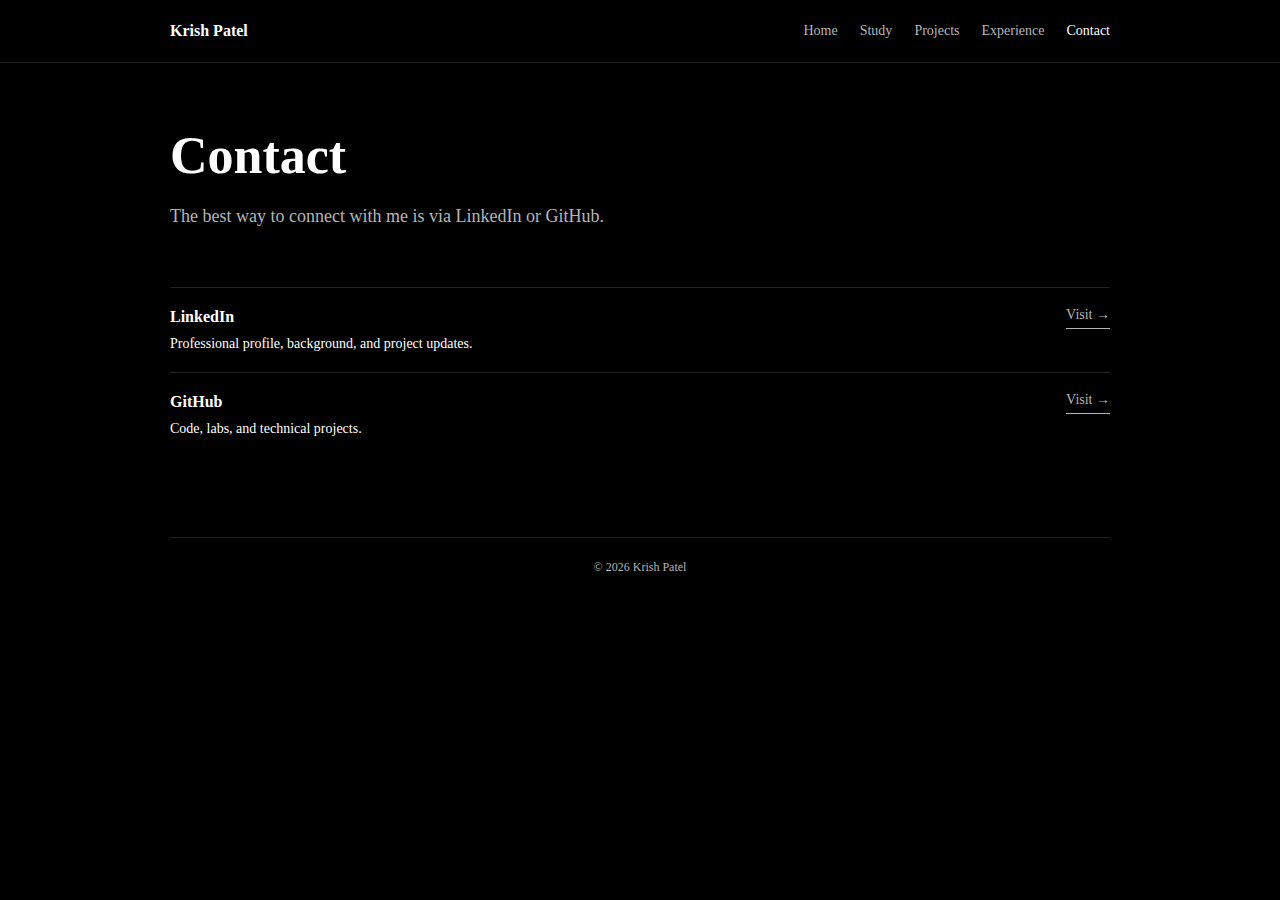
<file: contact.html>
<!-- File: contact.html -->
<!doctype html>
<html lang="en">
<head>
  <meta charset="utf-8" />
  <meta name="viewport" content="width=device-width,initial-scale=1" />
  <title>Contact | Krish Patel</title>
  <link rel="stylesheet" href="assets/css/style.css?v=reset1" />
</head>
<body>

  <div class="topbar">
    <div class="container">
      <nav class="nav">
        <div class="brand"><strong>Krish Patel</strong></div>
        <div class="navlinks">
          <a href="index.html">Home</a>
          <a href="studies.html">Study</a>
          <a href="projects.html">Projects</a>
          <a href="experience.html">Experience</a>
          <a href="contact.html" class="active">Contact</a>
        </div>
      </nav>
    </div>
  </div>

  <main class="container">
    <section class="hero">
      <h1>Contact</h1>
      <p class="subtitle">
        The best way to connect with me is via LinkedIn or GitHub.
      </p>
    </section>

    <section class="section">
      <div class="project-row">
        <div>
          <div class="project-title">LinkedIn</div>
          <p class="project-desc">
            Professional profile, background, and project updates.
          </p>
        </div>
        <a class="details-link" href="https://www.linkedin.com/in/krish-patel-346278224" target="_blank">
          Visit →
        </a>
      </div>

      <div class="project-row">
        <div>
          <div class="project-title">GitHub</div>
          <p class="project-desc">
            Code, labs, and technical projects.
          </p>
        </div>
        <a class="details-link" href="https://github.com/krishpatel93" target="_blank">
          Visit →
        </a>
      </div>
    </section>

    <div class="footer">© <span id="year"></span> Krish Patel</div>
  </main>

  <script>
    document.getElementById("year").textContent = new Date().getFullYear();
  </script>
</body>
</html>
</file>
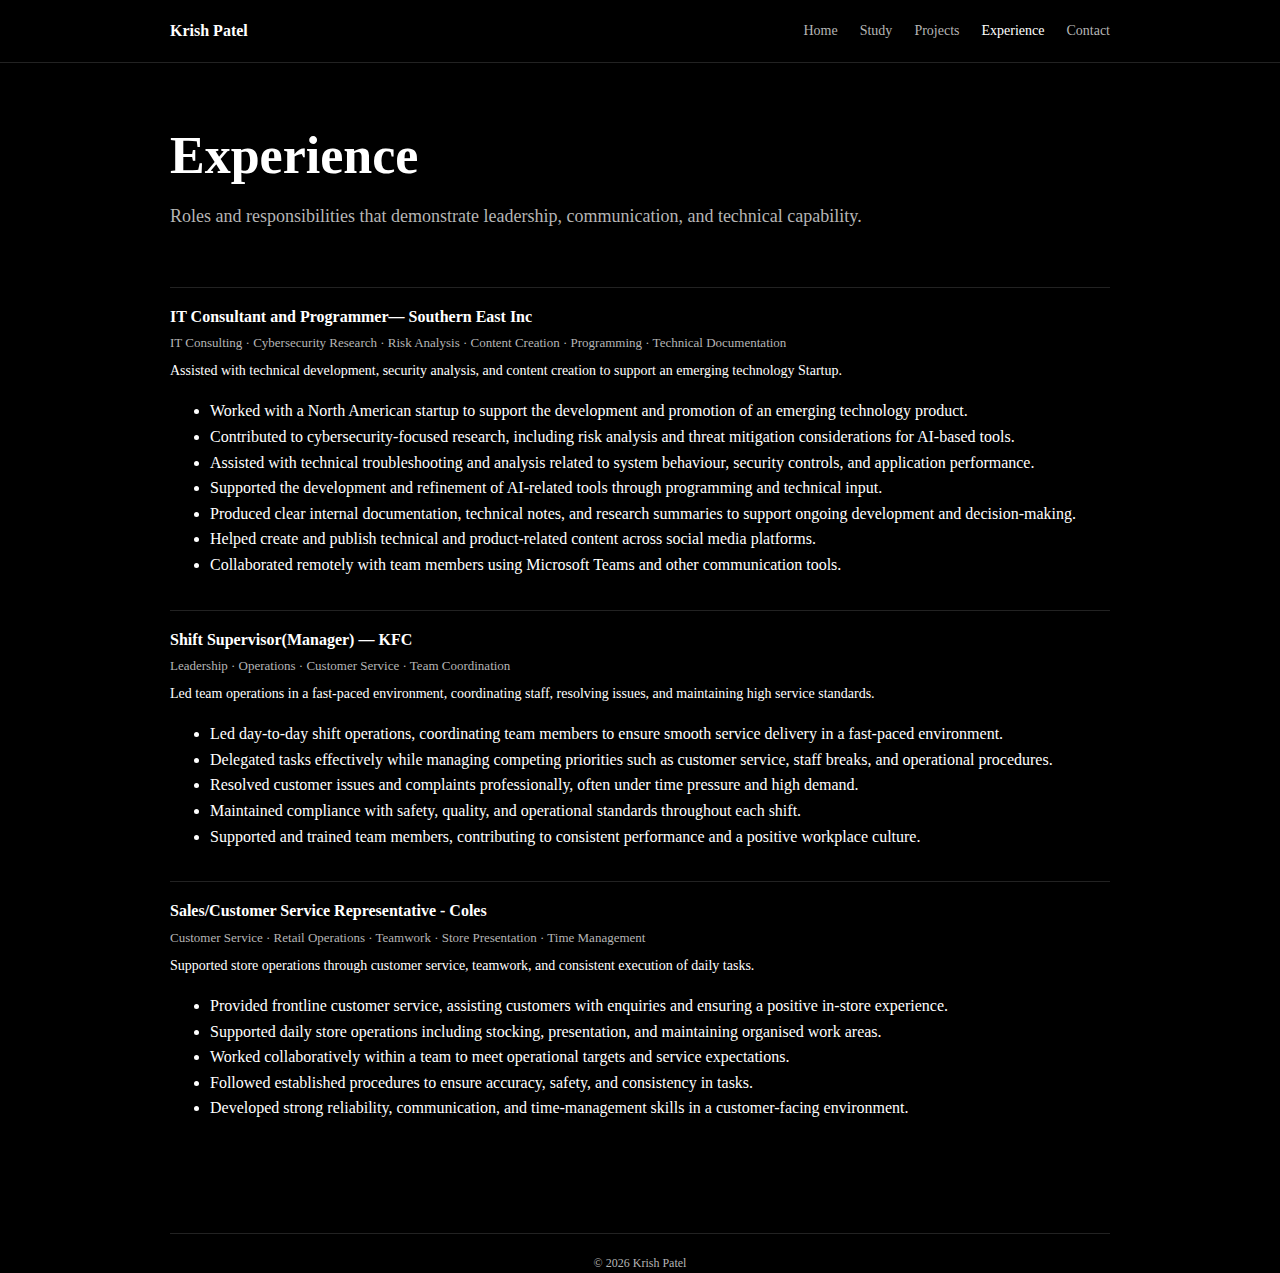
<file: experience.html>
<!-- File: experience.html -->
<!doctype html>
<html lang="en">
<head>
  <meta charset="utf-8" />
  <meta name="viewport" content="width=device-width,initial-scale=1" />
  <title>Experience | Krish Patel</title>
  <link rel="stylesheet" href="assets/css/style.css?v=reset1" />
</head>
<body>

  <div class="topbar">
    <div class="container">
      <nav class="nav">
        <div class="brand"><strong>Krish Patel</strong></div>
        <div class="navlinks">
          <a href="index.html">Home</a>
          <a href="studies.html">Study</a>
          <a href="projects.html">Projects</a>
          <a href="experience.html" class="active">Experience</a>
          <a href="contact.html">Contact</a>
        </div>
      </nav>
    </div>
  </div>

  <main class="container">
    <section class="hero">
      <h1>Experience</h1>
      <p class="subtitle">
        Roles and responsibilities that demonstrate leadership, communication, and technical capability.
      </p>
    </section>

    <section class="section">

      <!-- ROLE 1 -->
      <div class="project-row">
        <div>
          <div class="project-title">IT Consultant and Programmer— Southern East Inc</div>
         <p class="project-meta">IT Consulting · Cybersecurity Research · Risk Analysis · Content Creation · Programming · Technical Documentation</p>
          <p class="project-desc">
         Assisted with technical development, security analysis, and content creation to support an emerging technology Startup.          </p>
          <ul class="list">
            <li>Worked with a North American startup to support the development and promotion of an emerging technology product.</li>
            <li>Contributed to cybersecurity-focused research, including risk analysis and threat mitigation considerations for AI-based tools.</li>
            <li>Assisted with technical troubleshooting and analysis related to system behaviour, security controls, and application performance.</li>
            <li>Supported the development and refinement of AI-related tools through programming and technical input.</li>
            <li>Produced clear internal documentation, technical notes, and research summaries to support ongoing development and decision-making.</li>
            <li>Helped create and publish technical and product-related content across social media platforms.</li>
            <li>Collaborated remotely with team members using Microsoft Teams and other communication tools.</li>
          </ul>
        </div>
      </div>

      <!-- ROLE 2 -->
      <div class="project-row">
        <div>
          <div class="project-title">Shift Supervisor(Manager) — KFC</div>
          <p class="project-meta">Leadership · Operations · Customer Service · Team Coordination</p>
          <p class="project-desc">
            Led team operations in a fast-paced environment, coordinating staff, resolving issues, and maintaining high service standards.
          </p>
          <ul class="list">
            <li>Led day-to-day shift operations, coordinating team members to ensure smooth service delivery in a fast-paced environment.</li>
            <li>Delegated tasks effectively while managing competing priorities such as customer service, staff breaks, and operational procedures.</li>
            <li>Resolved customer issues and complaints professionally, often under time pressure and high demand.</li>
            <li>Maintained compliance with safety, quality, and operational standards throughout each shift.</li>
            <li>Supported and trained team members, contributing to consistent performance and a positive workplace culture.</li>
          </ul>
        </div>
      </div>

        <!-- ROLE 3 -->
      <div class="project-row">
        <div>
          <div class="project-title">Sales/Customer Service Representative - Coles</div>
          <p class="project-meta">Customer Service · Retail Operations · Teamwork · Store Presentation · Time Management</p>
          <p class="project-desc">
       Supported store operations through customer service, teamwork, and consistent execution of daily tasks.          
          </p>
          <ul class="list">
            <li>Provided frontline customer service, assisting customers with enquiries and ensuring a positive in-store experience.</li>
            <li>Supported daily store operations including stocking, presentation, and maintaining organised work areas.</li>
            <li>Worked collaboratively within a team to meet operational targets and service expectations.</li>
            <li>Followed established procedures to ensure accuracy, safety, and consistency in tasks.</li>
            <li>Developed strong reliability, communication, and time-management skills in a customer-facing environment.</li>
          </ul>
        </div>
      </div>
    </section>

    <div class="footer">© <span id="year"></span> Krish Patel</div>
  </main>

  <script>document.getElementById("year").textContent = new Date().getFullYear();</script>
</body>
</html>
</file>
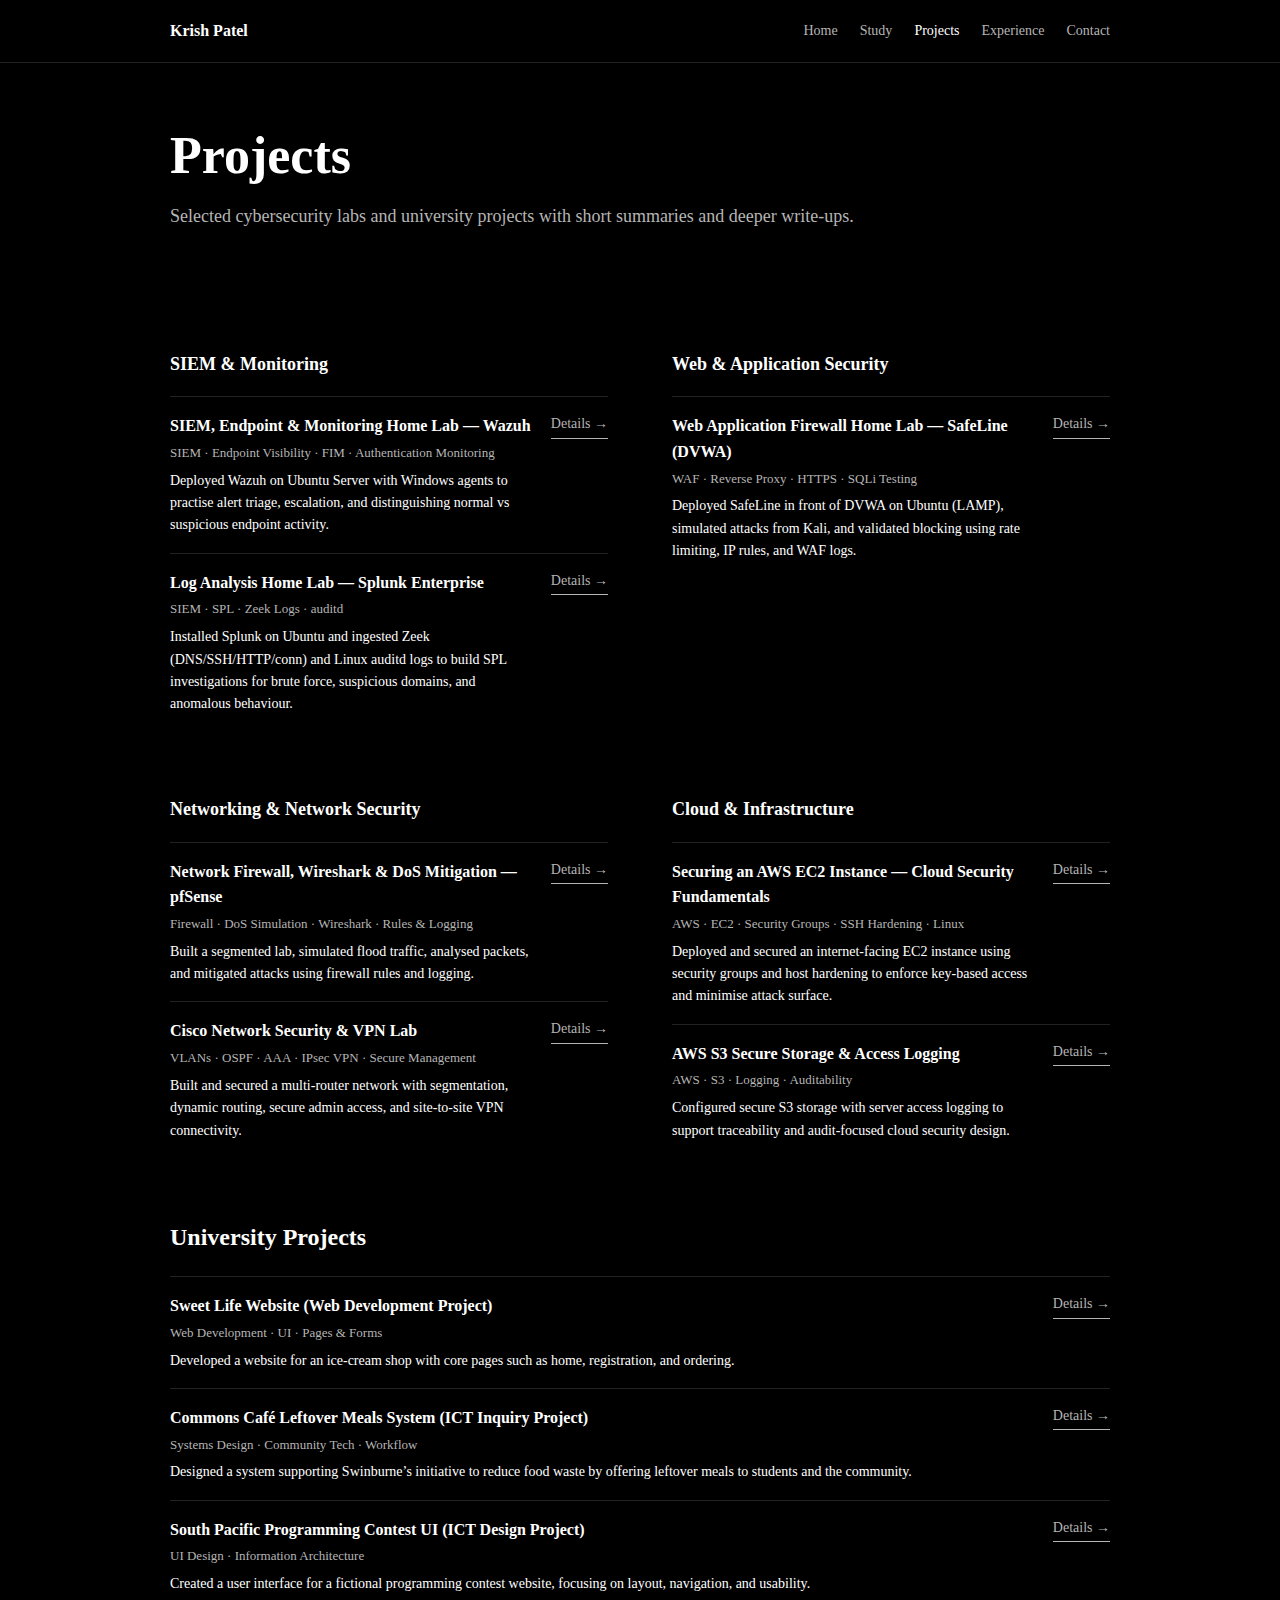
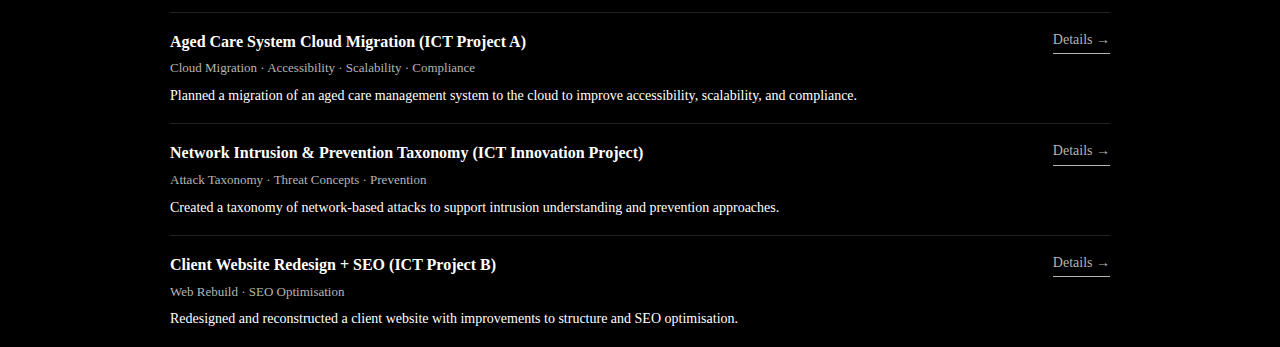
<file: projects.html>
<!doctype html>
<html lang="en">
<head>
  <meta charset="utf-8" />
  <meta name="viewport" content="width=device-width,initial-scale=1" />
  <title>Projects | Krish Patel</title>
<link rel="stylesheet" href="assets/css/style.css?v=reset1" />
</head>
<body>

  <div class="topbar">
    <div class="container">
      <nav class="nav">
        <div class="brand"><strong>Krish Patel</strong></div>
        <div class="navlinks">
          <a href="index.html">Home</a>
          <a href="studies.html">Study</a>
          <a href="projects.html" class="active">Projects</a>
          <a href="experience.html">Experience</a>
          <a href="contact.html">Contact</a>
        </div>
      </nav>
    </div>
  </div>

<main class="container projects-wide">
    <section class="hero">
      <h1>Projects</h1>
      <p class="subtitle">
        Selected cybersecurity labs and university projects with short summaries and deeper write-ups.
      </p>
    </section>

<!-- ROW 1: SIEM + Web -->
<section class="project-grid">

  <!-- LEFT COLUMN -->
  <div class="project-column">
    <h2>SIEM & Monitoring</h2>

    <div class="project-row">
      <div>
        <div class="project-title">SIEM, Endpoint & Monitoring Home Lab — Wazuh</div>
        <p class="project-meta">SIEM · Endpoint Visibility · FIM · Authentication Monitoring</p>
        <p class="project-desc">
          Deployed Wazuh on Ubuntu Server with Windows agents to practise alert triage, escalation, and distinguishing normal vs suspicious endpoint activity.
        </p>
      </div>
      <a class="details-link" href="projects/wazuh.html">Details →</a>
    </div>

    <div class="project-row">
      <div>
        <div class="project-title">Log Analysis Home Lab — Splunk Enterprise</div>
        <p class="project-meta">SIEM · SPL · Zeek Logs · auditd</p>
        <p class="project-desc">
          Installed Splunk on Ubuntu and ingested Zeek (DNS/SSH/HTTP/conn) and Linux auditd logs to build SPL investigations for brute force, suspicious domains, and anomalous behaviour.
        </p>
      </div>
      <a class="details-link" href="projects/splunk.html">Details →</a>
    </div>
  </div>

  <!-- RIGHT COLUMN -->
  <div class="project-column">
    <h2>Web & Application Security</h2>

    <div class="project-row">
      <div>
        <div class="project-title">Web Application Firewall Home Lab — SafeLine (DVWA)</div>
        <p class="project-meta">WAF · Reverse Proxy · HTTPS · SQLi Testing</p>
        <p class="project-desc">
          Deployed SafeLine in front of DVWA on Ubuntu (LAMP), simulated attacks from Kali, and validated blocking using rate limiting, IP rules, and WAF logs.
        </p>
      </div>
      <a class="details-link" href="projects/safeline-waf.html">Details →</a>
    </div>
  </div>

</section>

<!-- ROW 2: Networking (LEFT) + Cloud/Infrastructure (RIGHT) -->
<section class="project-grid">

  <!-- LEFT COLUMN -->
  <div class="project-column">
    <h2>Networking & Network Security</h2>

    <div class="project-row">
      <div>
        <div class="project-title">Network Firewall, Wireshark & DoS Mitigation — pfSense</div>
        <p class="project-meta">Firewall · DoS Simulation · Wireshark · Rules & Logging</p>
        <p class="project-desc">
          Built a segmented lab, simulated flood traffic, analysed packets, and mitigated attacks using firewall rules and logging.
        </p>
      </div>
      <a class="details-link" href="projects/pfsense-dos.html">Details →</a>
    </div>

    <div class="project-row">
      <div>
        <div class="project-title">Cisco Network Security & VPN Lab</div>
        <p class="project-meta">VLANs · OSPF · AAA · IPsec VPN · Secure Management</p>
        <p class="project-desc">
          Built and secured a multi-router network with segmentation, dynamic routing, secure admin access, and site-to-site VPN connectivity.
        </p>
      </div>
      <a class="details-link" href="projects/cisco-vpn.html">Details →</a>
    </div>
  </div>

  <!-- RIGHT COLUMN -->
  <div class="project-column">
    <h2>Cloud & Infrastructure</h2>

    <div class="project-row">
      <div>
        <div class="project-title">Securing an AWS EC2 Instance — Cloud Security Fundamentals</div>
        <p class="project-meta">AWS · EC2 · Security Groups · SSH Hardening · Linux</p>
        <p class="project-desc">
          Deployed and secured an internet-facing EC2 instance using security groups and host hardening to enforce key-based access and minimise attack surface.
        </p>
      </div>
      <a class="details-link" href="projects/ec2-hardening.html">Details →</a>
    </div>

    <div class="project-row">
      <div>
        <div class="project-title">AWS S3 Secure Storage & Access Logging</div>
        <p class="project-meta">AWS · S3 · Logging · Auditability</p>
        <p class="project-desc">
          Configured secure S3 storage with server access logging to support traceability and audit-focused cloud security design.
        </p>
      </div>
      <a class="details-link" href="projects/s3-logging.html">Details →</a>
    </div>
  </div>

</section>

<!-- University Projects (BOTTOM, full-width) -->
<section class="section" style="margin-top:60px;">
  <h2>University Projects</h2>

  <div class="project-row">
    <div>
      <div class="project-title">Sweet Life Website (Web Development Project)</div>
      <p class="project-meta">Web Development · UI · Pages & Forms</p>
      <p class="project-desc">
        Developed a website for an ice-cream shop with core pages such as home, registration, and ordering.
      </p>
    </div>
    <a class="details-link" href="projects/sweet-life-web.html">Details →</a>
  </div>

  <div class="project-row">
    <div>
      <div class="project-title">Commons Café Leftover Meals System (ICT Inquiry Project)</div>
      <p class="project-meta">Systems Design · Community Tech · Workflow</p>
      <p class="project-desc">
        Designed a system supporting Swinburne’s initiative to reduce food waste by offering leftover meals to students and the community.
      </p>
    </div>
    <a class="details-link" href="projects/commons-cafe.html">Details →</a>
  </div>

  <div class="project-row">
    <div>
      <div class="project-title">South Pacific Programming Contest UI (ICT Design Project)</div>
      <p class="project-meta">UI Design · Information Architecture</p>
      <p class="project-desc">
        Created a user interface for a fictional programming contest website, focusing on layout, navigation, and usability.
      </p>
    </div>
    <a class="details-link" href="projects/sppc-ui.html">Details →</a>
  </div>

  <div class="project-row">
    <div>
      <div class="project-title">Aged Care System Cloud Migration (ICT Project A)</div>
      <p class="project-meta">Cloud Migration · Accessibility · Scalability · Compliance</p>
      <p class="project-desc">
        Planned a migration of an aged care management system to the cloud to improve accessibility, scalability, and compliance.
      </p>
    </div>
    <a class="details-link" href="projects/aged-care-cloud.html">Details →</a>
  </div>

  <div class="project-row">
    <div>
      <div class="project-title">Network Intrusion & Prevention Taxonomy (ICT Innovation Project)</div>
      <p class="project-meta">Attack Taxonomy · Threat Concepts · Prevention</p>
      <p class="project-desc">
        Created a taxonomy of network-based attacks to support intrusion understanding and prevention approaches.
      </p>
    </div>
    <a class="details-link" href="projects/nip-taxonomy.html">Details →</a>
  </div>

  <div class="project-row">
    <div>
      <div class="project-title">Client Website Redesign + SEO (ICT Project B)</div>
      <p class="project-meta">Web Rebuild · SEO Optimisation</p>
      <p class="project-desc">
        Redesigned and reconstructed a client website with improvements to structure and SEO optimisation.
      </p>
    </div>
    <a class="details-link" href="projects/client-seo.html">Details →</a>
  </div>
</section>
</file>
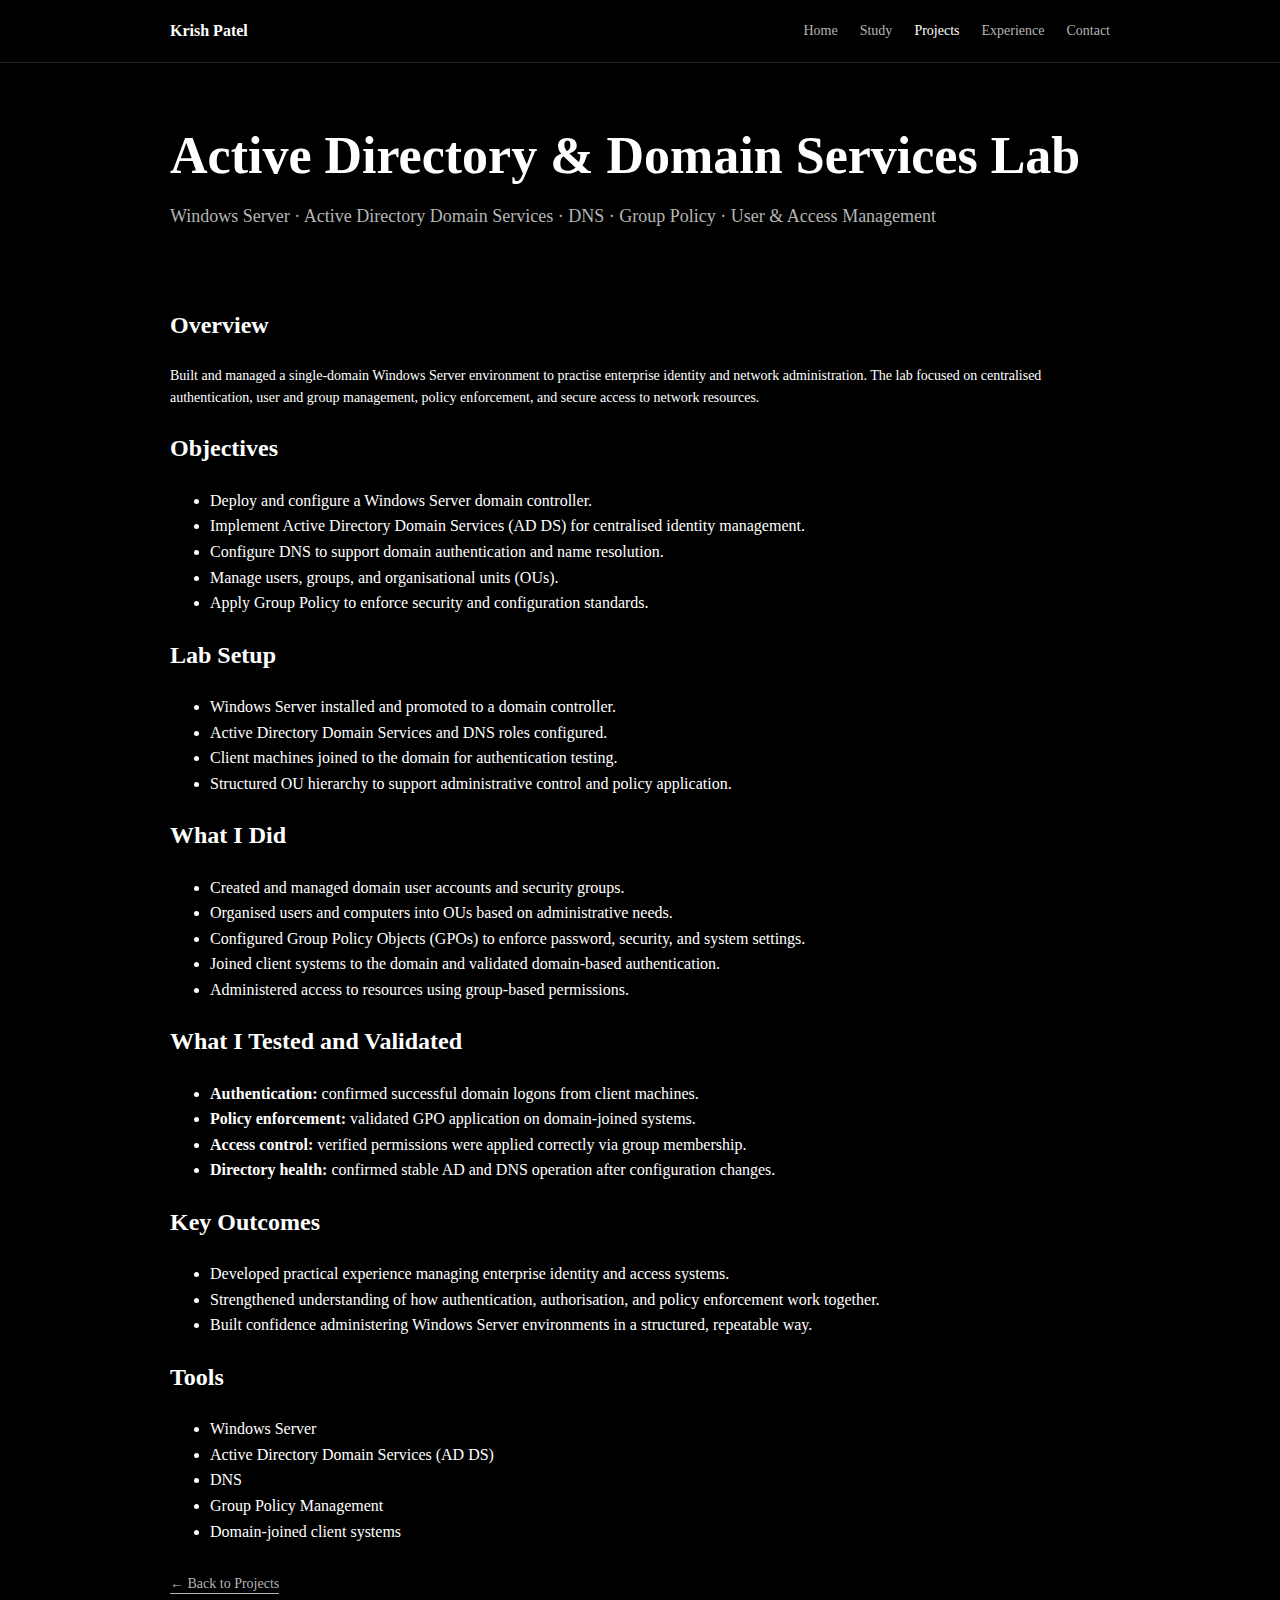
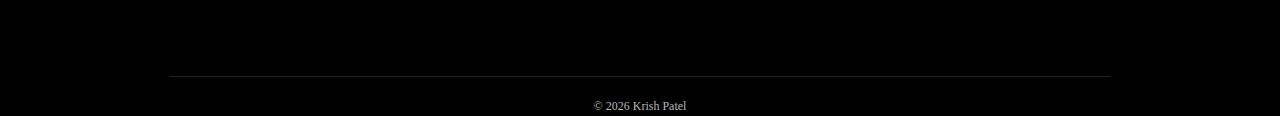
<file: projects/active-directory.html>
<!-- File: projects/active-directory.html -->
<!doctype html>
<html lang="en">
<head>
  <meta charset="utf-8" />
  <meta name="viewport" content="width=device-width,initial-scale=1" />
  <title>Active Directory & Domain Services Lab | Krish Patel</title>
  <link rel="stylesheet" href="../assets/css/style.css?v=reset1" />
</head>
<body>

  <div class="topbar">
    <div class="container">
      <nav class="nav">
        <div class="brand"><strong>Krish Patel</strong></div>
        <div class="navlinks">
          <a href="../index.html">Home</a>
          <a href="../studies.html">Study</a>
          <a href="../projects.html" class="active">Projects</a>
          <a href="../experience.html">Experience</a>
          <a href="../contact.html">Contact</a>
        </div>
      </nav>
    </div>
  </div>

  <main class="container">
    <section class="hero">
      <h1>Active Directory & Domain Services Lab</h1>
      <p class="subtitle">
        Windows Server · Active Directory Domain Services · DNS · Group Policy · User & Access Management
      </p>
    </section>

    <section class="section">
      <h2>Overview</h2>
      <p class="project-desc">
        Built and managed a single-domain Windows Server environment to practise enterprise identity and network
        administration. The lab focused on centralised authentication, user and group management, policy enforcement,
        and secure access to network resources.
      </p>

      <h2>Objectives</h2>
      <ul class="list">
        <li>Deploy and configure a Windows Server domain controller.</li>
        <li>Implement Active Directory Domain Services (AD DS) for centralised identity management.</li>
        <li>Configure DNS to support domain authentication and name resolution.</li>
        <li>Manage users, groups, and organisational units (OUs).</li>
        <li>Apply Group Policy to enforce security and configuration standards.</li>
      </ul>

      <h2>Lab Setup</h2>
      <ul class="list">
        <li>Windows Server installed and promoted to a domain controller.</li>
        <li>Active Directory Domain Services and DNS roles configured.</li>
        <li>Client machines joined to the domain for authentication testing.</li>
        <li>Structured OU hierarchy to support administrative control and policy application.</li>
      </ul>

      <h2>What I Did</h2>
      <ul class="list">
        <li>Created and managed domain user accounts and security groups.</li>
        <li>Organised users and computers into OUs based on administrative needs.</li>
        <li>Configured Group Policy Objects (GPOs) to enforce password, security, and system settings.</li>
        <li>Joined client systems to the domain and validated domain-based authentication.</li>
        <li>Administered access to resources using group-based permissions.</li>
      </ul>

      <h2>What I Tested and Validated</h2>
      <ul class="list">
        <li><strong>Authentication:</strong> confirmed successful domain logons from client machines.</li>
        <li><strong>Policy enforcement:</strong> validated GPO application on domain-joined systems.</li>
        <li><strong>Access control:</strong> verified permissions were applied correctly via group membership.</li>
        <li><strong>Directory health:</strong> confirmed stable AD and DNS operation after configuration changes.</li>
      </ul>

      <h2>Key Outcomes</h2>
      <ul class="list">
        <li>Developed practical experience managing enterprise identity and access systems.</li>
        <li>Strengthened understanding of how authentication, authorisation, and policy enforcement work together.</li>
        <li>Built confidence administering Windows Server environments in a structured, repeatable way.</li>
      </ul>

      <h2>Tools</h2>
      <ul class="list">
        <li>Windows Server</li>
        <li>Active Directory Domain Services (AD DS)</li>
        <li>DNS</li>
        <li>Group Policy Management</li>
        <li>Domain-joined client systems</li>
      </ul>

      <p style="margin-top:26px;">
        <a class="details-link" href="../projects.html">← Back to Projects</a>
      </p>
    </section>

    <div class="footer">© <span id="year"></span> Krish Patel</div>
  </main>

  <script>document.getElementById("year").textContent = new Date().getFullYear();</script>
</body>
</html>
</file>
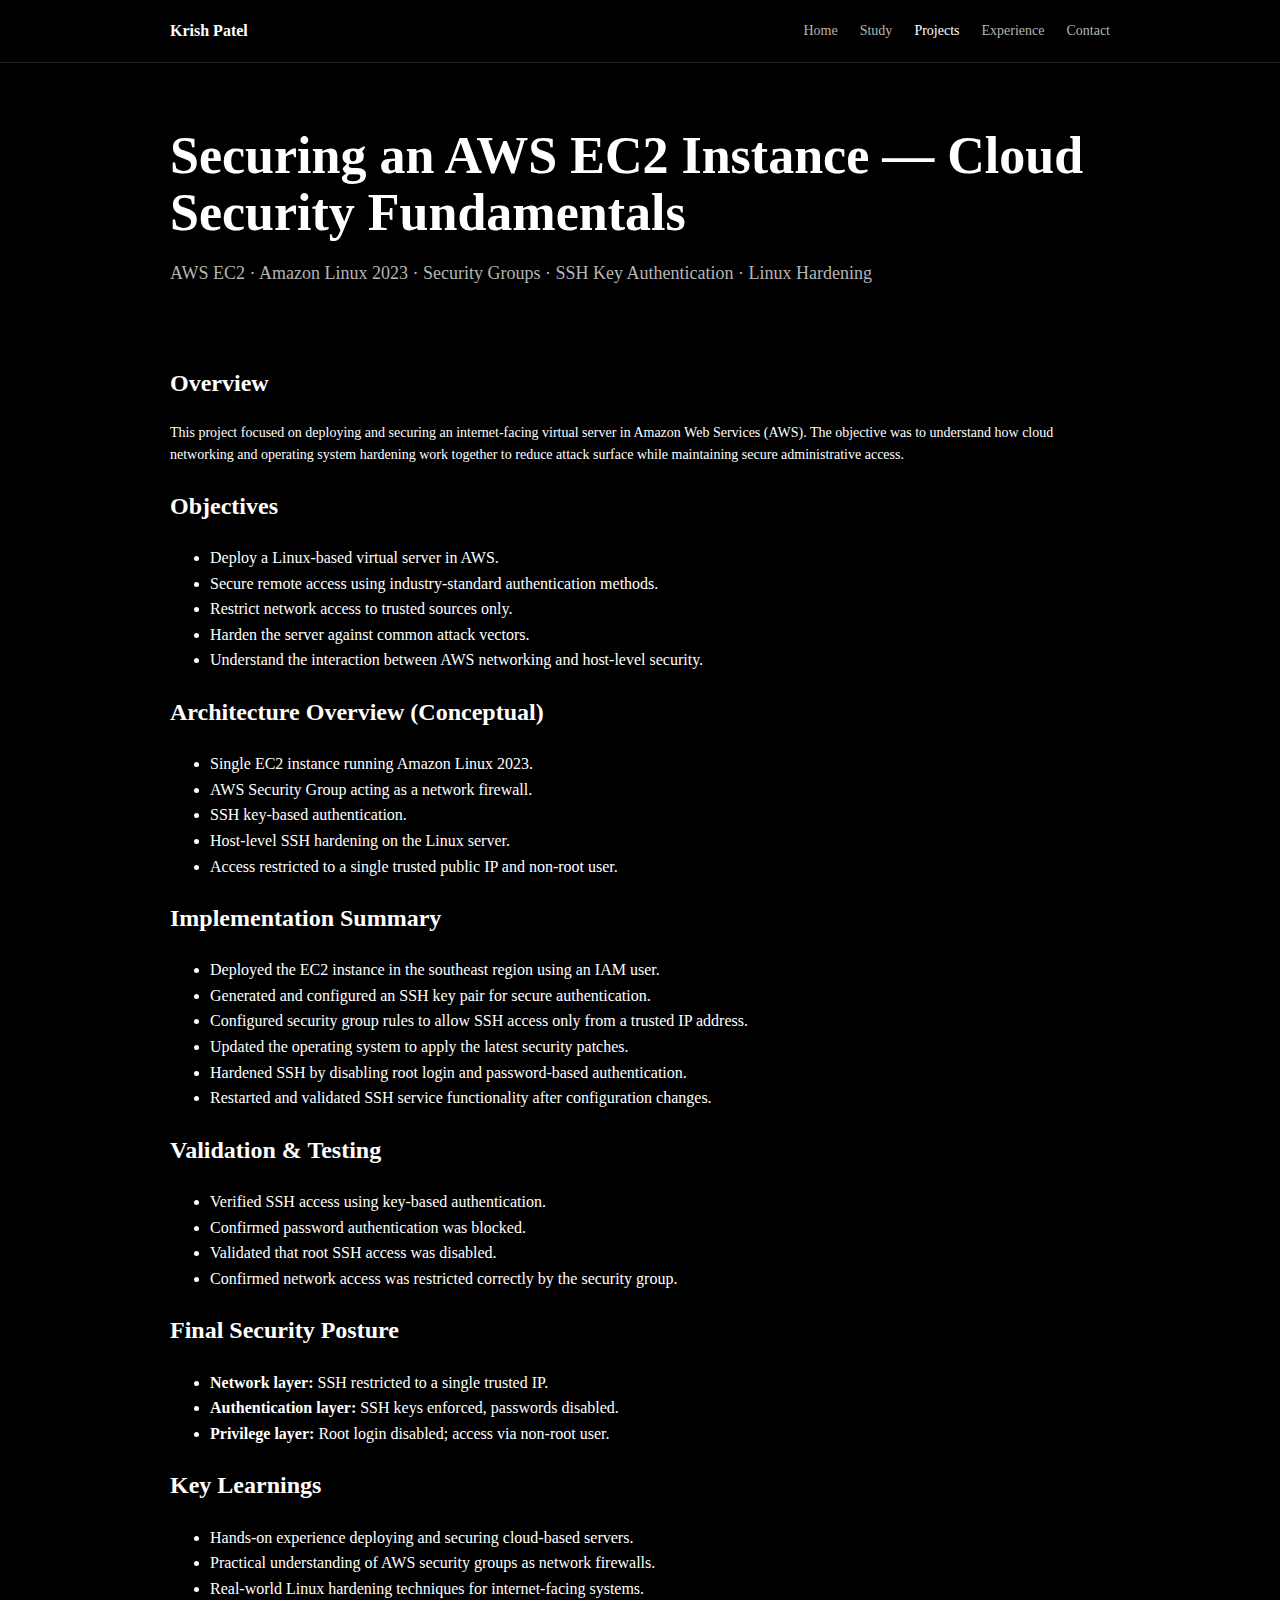
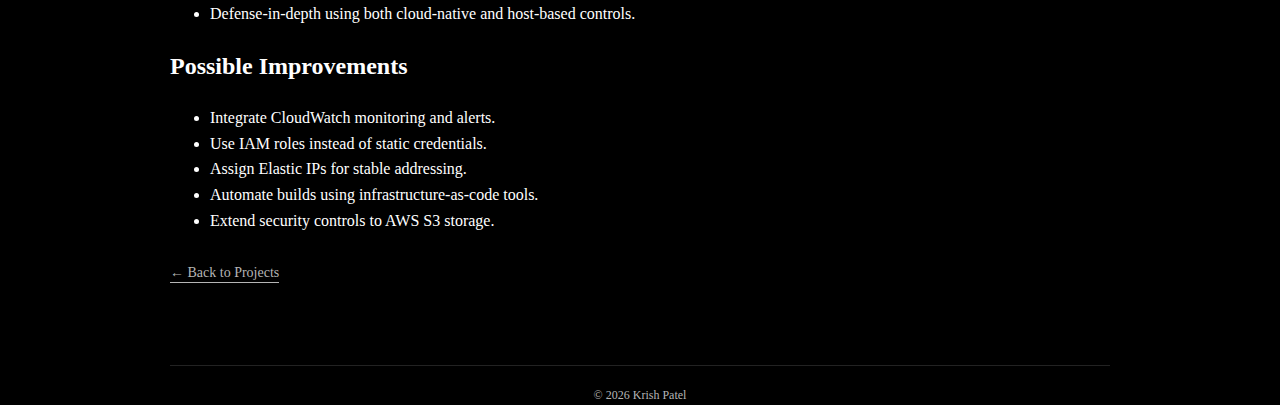
<file: projects/ec2-hardening.html>
<!-- File: projects/ec2-hardening.html -->
<!doctype html>
<html lang="en">
<head>
  <meta charset="utf-8" />
  <meta name="viewport" content="width=device-width,initial-scale=1" />
  <title>AWS EC2 Security Hardening | Krish Patel</title>
  <link rel="stylesheet" href="../assets/css/style.css?v=reset1" />
</head>
<body>

  <div class="topbar">
    <div class="container">
      <nav class="nav">
        <div class="brand"><strong>Krish Patel</strong></div>
        <div class="navlinks">
          <a href="../index.html">Home</a>
          <a href="../studies.html">Study</a>
          <a href="../projects.html" class="active">Projects</a>
          <a href="../experience.html">Experience</a>
          <a href="../contact.html">Contact</a>
        </div>
      </nav>
    </div>
  </div>

  <main class="container">
    <section class="hero">
      <h1>Securing an AWS EC2 Instance — Cloud Security Fundamentals</h1>
      <p class="subtitle">
        AWS EC2 · Amazon Linux 2023 · Security Groups · SSH Key Authentication · Linux Hardening
      </p>
    </section>

    <section class="section">
      <h2>Overview</h2>
      <p class="project-desc">
        This project focused on deploying and securing an internet-facing virtual server in Amazon Web Services (AWS).
        The objective was to understand how cloud networking and operating system hardening work together to reduce
        attack surface while maintaining secure administrative access.
      </p>

      <h2>Objectives</h2>
      <ul class="list">
        <li>Deploy a Linux-based virtual server in AWS.</li>
        <li>Secure remote access using industry-standard authentication methods.</li>
        <li>Restrict network access to trusted sources only.</li>
        <li>Harden the server against common attack vectors.</li>
        <li>Understand the interaction between AWS networking and host-level security.</li>
      </ul>

      <h2>Architecture Overview (Conceptual)</h2>
      <ul class="list">
        <li>Single EC2 instance running Amazon Linux 2023.</li>
        <li>AWS Security Group acting as a network firewall.</li>
        <li>SSH key-based authentication.</li>
        <li>Host-level SSH hardening on the Linux server.</li>
        <li>Access restricted to a single trusted public IP and non-root user.</li>
      </ul>

      <h2>Implementation Summary</h2>
      <ul class="list">
        <li>Deployed the EC2 instance in the southeast region using an IAM user.</li>
        <li>Generated and configured an SSH key pair for secure authentication.</li>
        <li>Configured security group rules to allow SSH access only from a trusted IP address.</li>
        <li>Updated the operating system to apply the latest security patches.</li>
        <li>Hardened SSH by disabling root login and password-based authentication.</li>
        <li>Restarted and validated SSH service functionality after configuration changes.</li>
      </ul>

      <h2>Validation & Testing</h2>
      <ul class="list">
        <li>Verified SSH access using key-based authentication.</li>
        <li>Confirmed password authentication was blocked.</li>
        <li>Validated that root SSH access was disabled.</li>
        <li>Confirmed network access was restricted correctly by the security group.</li>
      </ul>

      <h2>Final Security Posture</h2>
      <ul class="list">
        <li><strong>Network layer:</strong> SSH restricted to a single trusted IP.</li>
        <li><strong>Authentication layer:</strong> SSH keys enforced, passwords disabled.</li>
        <li><strong>Privilege layer:</strong> Root login disabled; access via non-root user.</li>
      </ul>

      <h2>Key Learnings</h2>
      <ul class="list">
        <li>Hands-on experience deploying and securing cloud-based servers.</li>
        <li>Practical understanding of AWS security groups as network firewalls.</li>
        <li>Real-world Linux hardening techniques for internet-facing systems.</li>
        <li>Defense-in-depth using both cloud-native and host-based controls.</li>
      </ul>

      <h2>Possible Improvements</h2>
      <ul class="list">
        <li>Integrate CloudWatch monitoring and alerts.</li>
        <li>Use IAM roles instead of static credentials.</li>
        <li>Assign Elastic IPs for stable addressing.</li>
        <li>Automate builds using infrastructure-as-code tools.</li>
        <li>Extend security controls to AWS S3 storage.</li>
      </ul>

      <p style="margin-top:26px;">
        <a class="details-link" href="../projects.html">← Back to Projects</a>
      </p>
    </section>

    <div class="footer">© <span id="year"></span> Krish Patel</div>
  </main>

  <script>document.getElementById("year").textContent = new Date().getFullYear();</script>
</body>
</html>
</file>
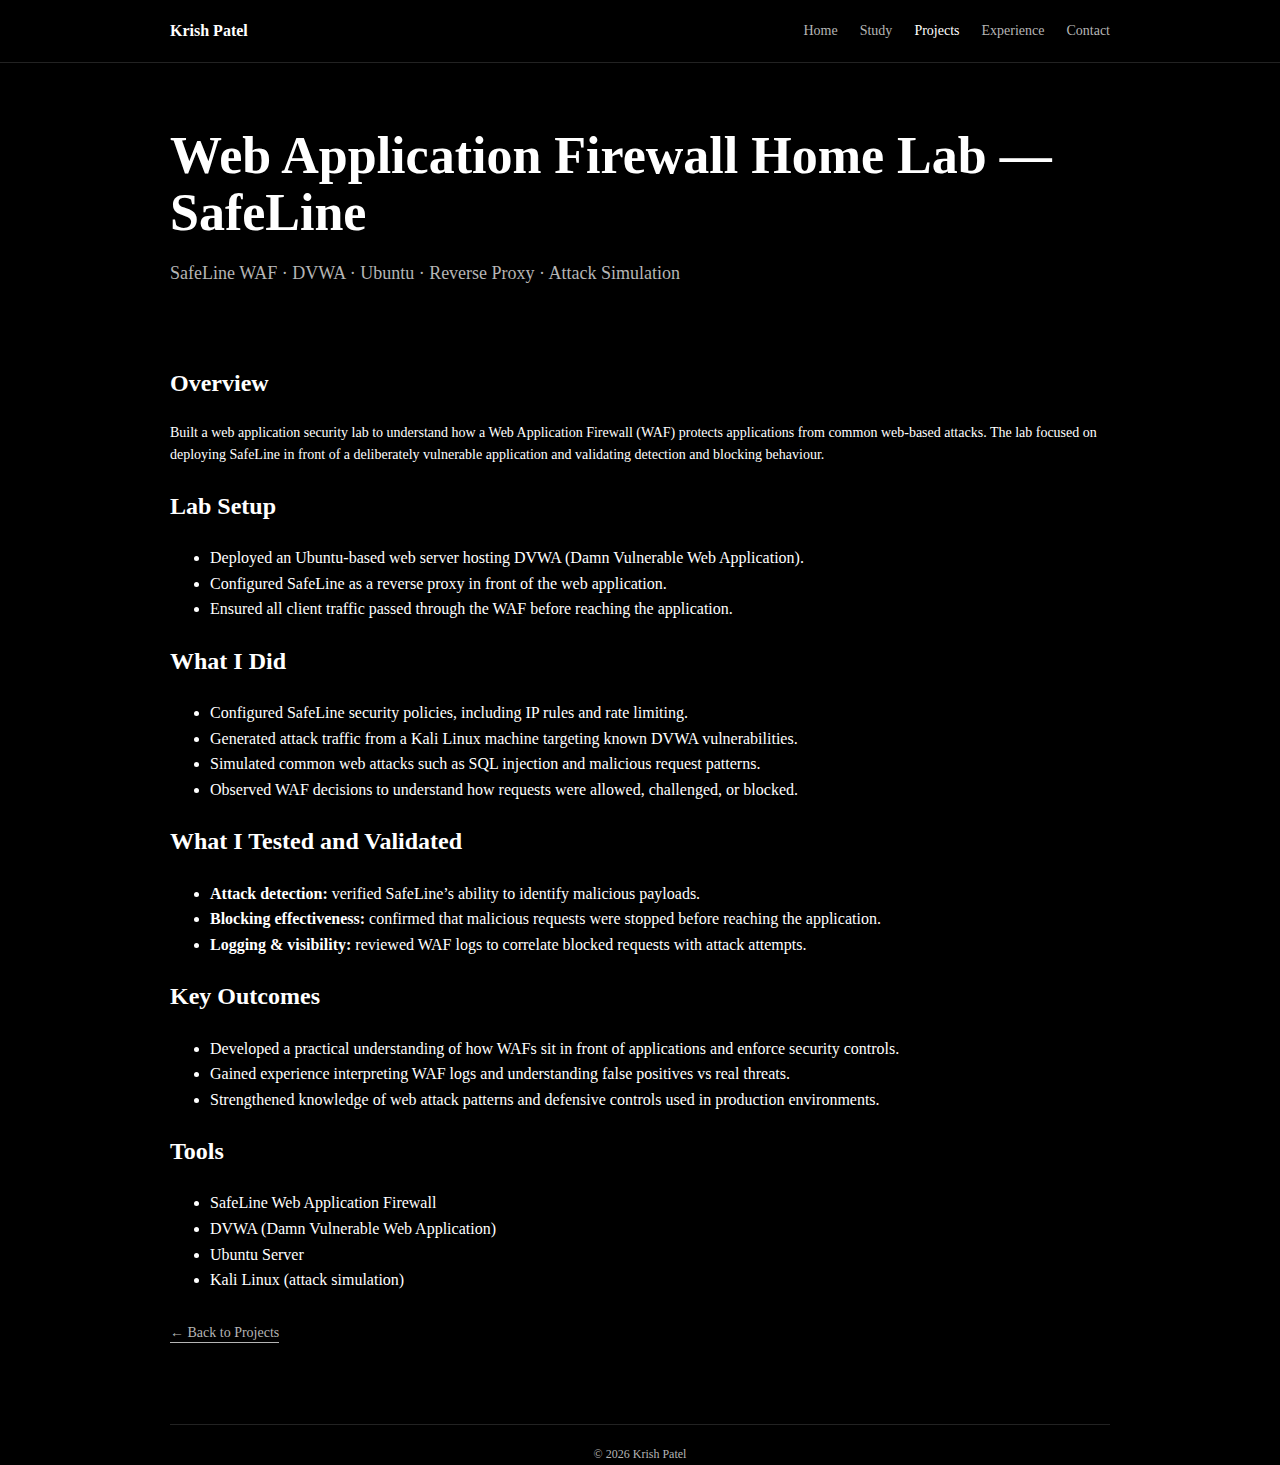
<file: projects/safeline-waf.html>
<!-- File: projects/safeline-waf.html -->
<!doctype html>
<html lang="en">
<head>
  <meta charset="utf-8" />
  <meta name="viewport" content="width=device-width,initial-scale=1" />
  <title>Web Application Firewall Lab | Krish Patel</title>
  <link rel="stylesheet" href="../assets/css/style.css?v=reset1" />
</head>
<body>

  <div class="topbar">
    <div class="container">
      <nav class="nav">
        <div class="brand"><strong>Krish Patel</strong></div>
        <div class="navlinks">
          <a href="../index.html">Home</a>
          <a href="../studies.html">Study</a>
          <a href="../projects.html" class="active">Projects</a>
          <a href="../experience.html">Experience</a>
          <a href="../contact.html">Contact</a>
        </div>
      </nav>
    </div>
  </div>

  <main class="container">
    <section class="hero">
      <h1>Web Application Firewall Home Lab — SafeLine</h1>
      <p class="subtitle">SafeLine WAF · DVWA · Ubuntu · Reverse Proxy · Attack Simulation</p>
    </section>

    <section class="section">
      <h2>Overview</h2>
      <p class="project-desc">
        Built a web application security lab to understand how a Web Application Firewall (WAF) protects applications
        from common web-based attacks. The lab focused on deploying SafeLine in front of a deliberately vulnerable
        application and validating detection and blocking behaviour.
      </p>

      <h2>Lab Setup</h2>
      <ul class="list">
        <li>Deployed an Ubuntu-based web server hosting DVWA (Damn Vulnerable Web Application).</li>
        <li>Configured SafeLine as a reverse proxy in front of the web application.</li>
        <li>Ensured all client traffic passed through the WAF before reaching the application.</li>
      </ul>

      <h2>What I Did</h2>
      <ul class="list">
        <li>Configured SafeLine security policies, including IP rules and rate limiting.</li>
        <li>Generated attack traffic from a Kali Linux machine targeting known DVWA vulnerabilities.</li>
        <li>Simulated common web attacks such as SQL injection and malicious request patterns.</li>
        <li>Observed WAF decisions to understand how requests were allowed, challenged, or blocked.</li>
      </ul>

      <h2>What I Tested and Validated</h2>
      <ul class="list">
        <li><strong>Attack detection:</strong> verified SafeLine’s ability to identify malicious payloads.</li>
        <li><strong>Blocking effectiveness:</strong> confirmed that malicious requests were stopped before reaching the application.</li>
        <li><strong>Logging & visibility:</strong> reviewed WAF logs to correlate blocked requests with attack attempts.</li>
      </ul>

      <h2>Key Outcomes</h2>
      <ul class="list">
        <li>Developed a practical understanding of how WAFs sit in front of applications and enforce security controls.</li>
        <li>Gained experience interpreting WAF logs and understanding false positives vs real threats.</li>
        <li>Strengthened knowledge of web attack patterns and defensive controls used in production environments.</li>
      </ul>

      <h2>Tools</h2>
      <ul class="list">
        <li>SafeLine Web Application Firewall</li>
        <li>DVWA (Damn Vulnerable Web Application)</li>
        <li>Ubuntu Server</li>
        <li>Kali Linux (attack simulation)</li>
      </ul>

      <p style="margin-top:26px;">
        <a class="details-link" href="../projects.html">← Back to Projects</a>
      </p>
    </section>

    <div class="footer">© <span id="year"></span> Krish Patel</div>
  </main>

  <script>document.getElementById("year").textContent = new Date().getFullYear();</script>
</body>
</html>
</file>
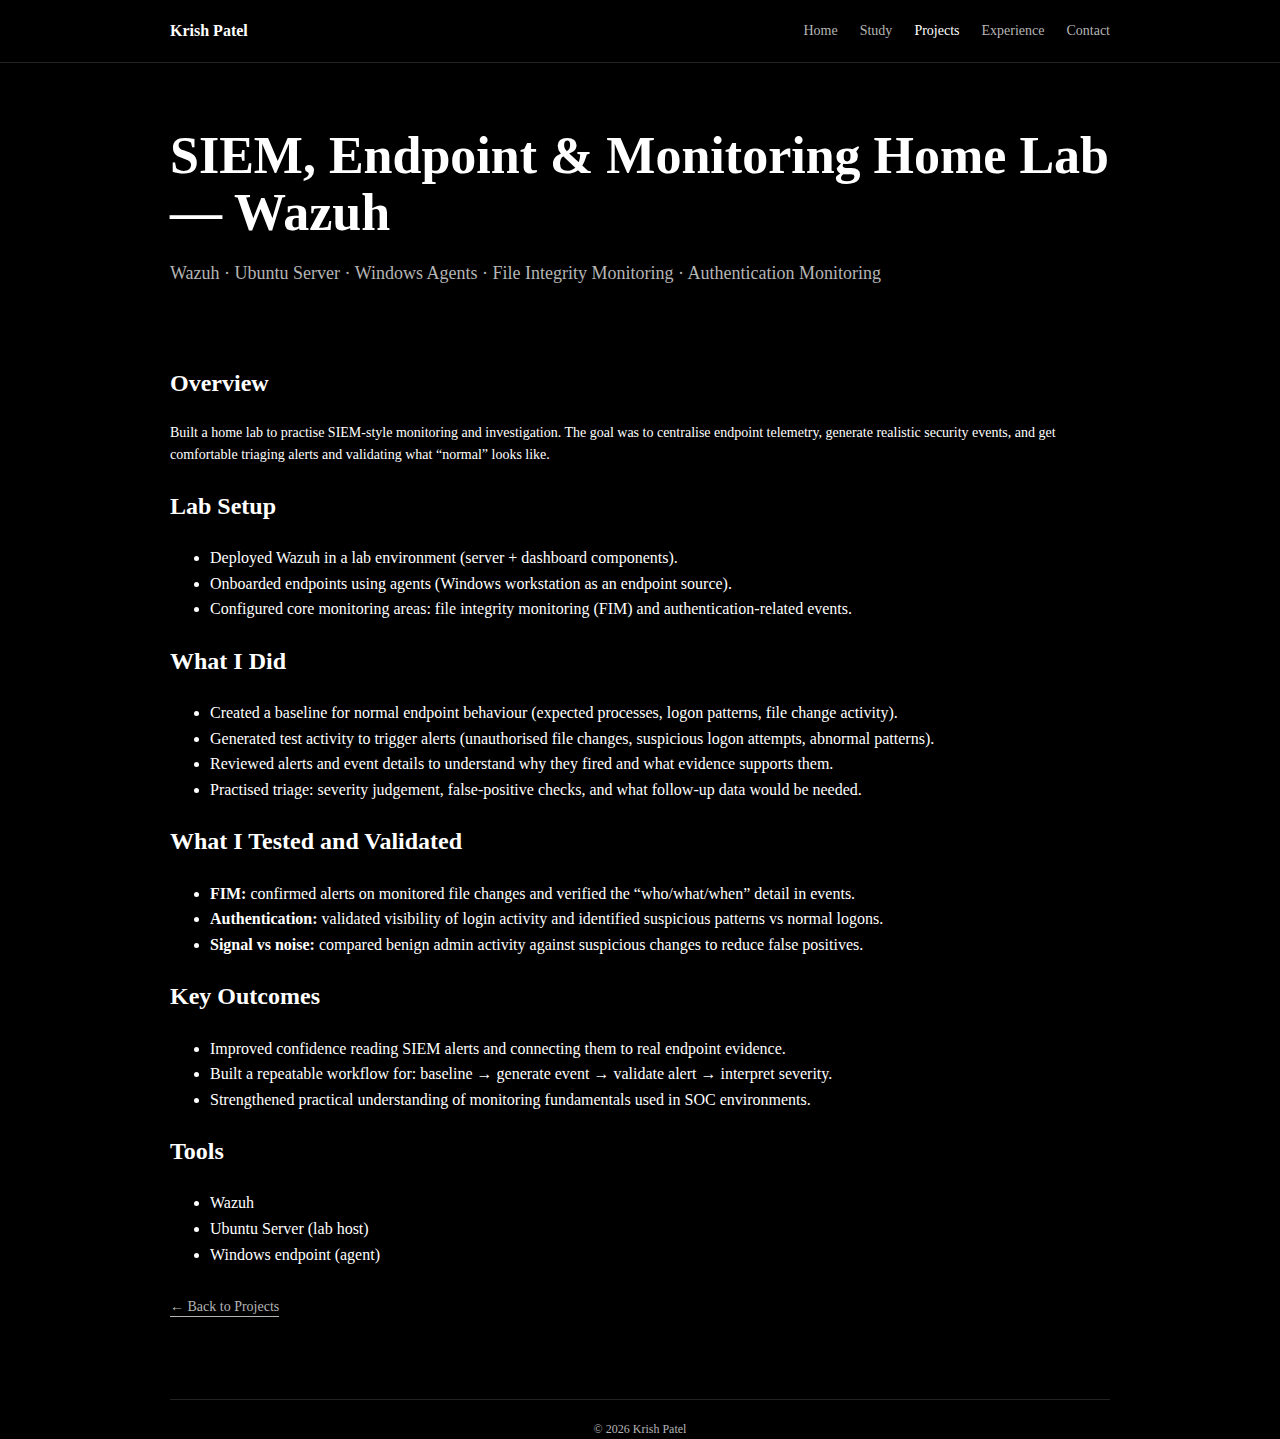
<file: projects/wazuh.html>
<!-- File: projects/wazuh.html -->
<!doctype html>
<html lang="en">
<head>
  <meta charset="utf-8" />
  <meta name="viewport" content="width=device-width,initial-scale=1" />
  <title>Wazuh SIEM & Endpoint Monitoring | Krish Patel</title>
  <link rel="stylesheet" href="../assets/css/style.css?v=reset1" />
</head>
<body>

  <div class="topbar">
    <div class="container">
      <nav class="nav">
        <div class="brand"><strong>Krish Patel</strong></div>
        <div class="navlinks">
          <a href="../index.html">Home</a>
          <a href="../studies.html">Study</a>
          <a href="../projects.html" class="active">Projects</a>
          <a href="../experience.html">Experience</a>
          <a href="../contact.html">Contact</a>
        </div>
      </nav>
    </div>
  </div>

  <main class="container">
    <section class="hero">
      <h1>SIEM, Endpoint & Monitoring Home Lab — Wazuh</h1>
      <p class="subtitle">Wazuh · Ubuntu Server · Windows Agents · File Integrity Monitoring · Authentication Monitoring</p>
    </section>

    <section class="section">
      <h2>Overview</h2>
      <p class="project-desc">
        Built a home lab to practise SIEM-style monitoring and investigation. The goal was to centralise endpoint telemetry,
        generate realistic security events, and get comfortable triaging alerts and validating what “normal” looks like.
      </p>

      <h2>Lab Setup</h2>
      <ul class="list">
        <li>Deployed Wazuh in a lab environment (server + dashboard components).</li>
        <li>Onboarded endpoints using agents (Windows workstation as an endpoint source).</li>
        <li>Configured core monitoring areas: file integrity monitoring (FIM) and authentication-related events.</li>
      </ul>

      <h2>What I Did</h2>
      <ul class="list">
        <li>Created a baseline for normal endpoint behaviour (expected processes, logon patterns, file change activity).</li>
        <li>Generated test activity to trigger alerts (unauthorised file changes, suspicious logon attempts, abnormal patterns).</li>
        <li>Reviewed alerts and event details to understand why they fired and what evidence supports them.</li>
        <li>Practised triage: severity judgement, false-positive checks, and what follow-up data would be needed.</li>
      </ul>

      <h2>What I Tested and Validated</h2>
      <ul class="list">
        <li><strong>FIM:</strong> confirmed alerts on monitored file changes and verified the “who/what/when” detail in events.</li>
        <li><strong>Authentication:</strong> validated visibility of login activity and identified suspicious patterns vs normal logons.</li>
        <li><strong>Signal vs noise:</strong> compared benign admin activity against suspicious changes to reduce false positives.</li>
      </ul>

      <h2>Key Outcomes</h2>
      <ul class="list">
        <li>Improved confidence reading SIEM alerts and connecting them to real endpoint evidence.</li>
        <li>Built a repeatable workflow for: baseline → generate event → validate alert → interpret severity.</li>
        <li>Strengthened practical understanding of monitoring fundamentals used in SOC environments.</li>
      </ul>

      <h2>Tools</h2>
      <ul class="list">
        <li>Wazuh</li>
        <li>Ubuntu Server (lab host)</li>
        <li>Windows endpoint (agent)</li>
      </ul>

      <p style="margin-top:26px;">
        <a class="details-link" href="../projects.html">← Back to Projects</a>
      </p>
    </section>

    <div class="footer">© <span id="year"></span> Krish Patel</div>
  </main>

  <script>document.getElementById("year").textContent = new Date().getFullYear();</script>
</body>
</html>
</file>
<file: assets/css/style.css>
/* ===== PURE BLACK & WHITE THEME ===== */

:root {
  --bg: #000000;
  --text: #ffffff;
  --muted: #b5b5b5;
  --border: #222222;
}

* {
  box-sizing: border-box;
}

html, body {
  margin: 0;
  padding: 0;
}

body {
  font-family: "Times New Roman", Times, Georgia, "Nimbus Roman", serif;
  background: var(--bg);
  color: var(--text);
  line-height: 1.6;
}


/* Links */
a {
  color: var(--text);
  text-decoration: none;
}

a:hover {
  text-decoration: underline;
}

/* Container */
.container {
  max-width: 980px;
  margin: 0 auto;
  padding: 0 20px;
}

/* Top bar */
.topbar {
  border-bottom: 1px solid var(--border);
  background: var(--bg);
}

.nav {
  display: flex;
  justify-content: space-between;
  align-items: center;
  padding: 18px 0;
}

.brand strong {
  font-size: 16px;
  font-weight: 600;
}

.navlinks {
  display: flex;
  gap: 22px;
}

.navlinks a {
  font-size: 14px;
  color: var(--muted);
}

.navlinks a.active,
.navlinks a:hover {
  color: var(--text);
}

/* Hero */
.hero {
  padding: 64px 0 32px;
}

h1 {
  font-size: 52px;
  line-height: 1.1;
  margin: 0 0 16px;
  font-weight: 600;
}

.subtitle {
  font-size: 18px;
  color: var(--muted);
  margin-bottom: 24px;
}

/* Bullet list */
.bullets {
  padding-left: 18px;
  margin-bottom: 20px;
}

.bullets li {
  margin: 10px 0;
  color: var(--text);
}

/* Buttons */
.cta {
  display: flex;
  gap: 14px;
  margin-bottom: 24px;
}

.btn {
  font-size: 14px;
  padding: 8px 0;
  border-bottom: 1px solid var(--text);
}

.btn.secondary {
  color: var(--muted);
  border-color: var(--muted);
}

/* Section titles */
.section-title {
  font-size: 14px;
  font-weight: 600;
  margin-top: 32px;
}

/* Social icons */
.social {
  display: flex;
  gap: 14px;
  margin-top: 12px;
}

.iconbtn {
  width: 36px;
  height: 36px;
  border: 1px solid var(--border);
  display: flex;
  align-items: center;
  justify-content: center;
}

.iconbtn svg {
  width: 18px;
  height: 18px;
  fill: var(--text);
}

/* Footer */
.footer {
  margin-top: 80px;
  padding-top: 20px;
  border-top: 1px solid var(--border);
  color: var(--muted);
  font-size: 12px;
  text-align: center;
}

/* Responsive */
@media (max-width: 640px) {
  h1 {
    font-size: 38px;
  }
  .subtitle {
    font-size: 16px;
  }
}

/* Study page: stack university + certifications on mobile */
@media (max-width: 900px) {
  .study-grid {
    grid-template-columns: 1fr;
  }
}

/* ===== Repeating two-column project layout ===== */

.project-grid {
  display: grid;
  grid-template-columns: 1fr 1fr;
  gap: 64px;
  margin-top: 48px;
}

.project-column h2 {
  font-size: 18px;
  font-weight: 700;
  margin-bottom: 18px;
}

/* Individual project rows */
.project-row {
  display: grid;
  grid-template-columns: 1fr auto;
  gap: 16px;
  border-top: 1px solid var(--border);
  padding: 16px 0;
}

.project-title {
  font-size: 16px;
  font-weight: 700;
  margin: 0 0 4px;
}

.project-meta {
  font-size: 13px;
  color: var(--muted);
  margin: 0 0 6px;
}

.project-desc {
  margin: 0;
  font-size: 14px;
}

/* Details link */
.details-link {
  white-space: nowrap;
  align-self: start;
  font-size: 14px;
  color: var(--muted);
  border-bottom: 1px solid var(--muted);
  padding-bottom: 2px;
}

.details-link:hover {
  color: var(--text);
  border-color: var(--text);
}

/* Mobile: stack columns */
@media (max-width: 900px) {
  .project-grid {
    grid-template-columns: 1fr;
    gap: 40px;
  }
}
</file>
